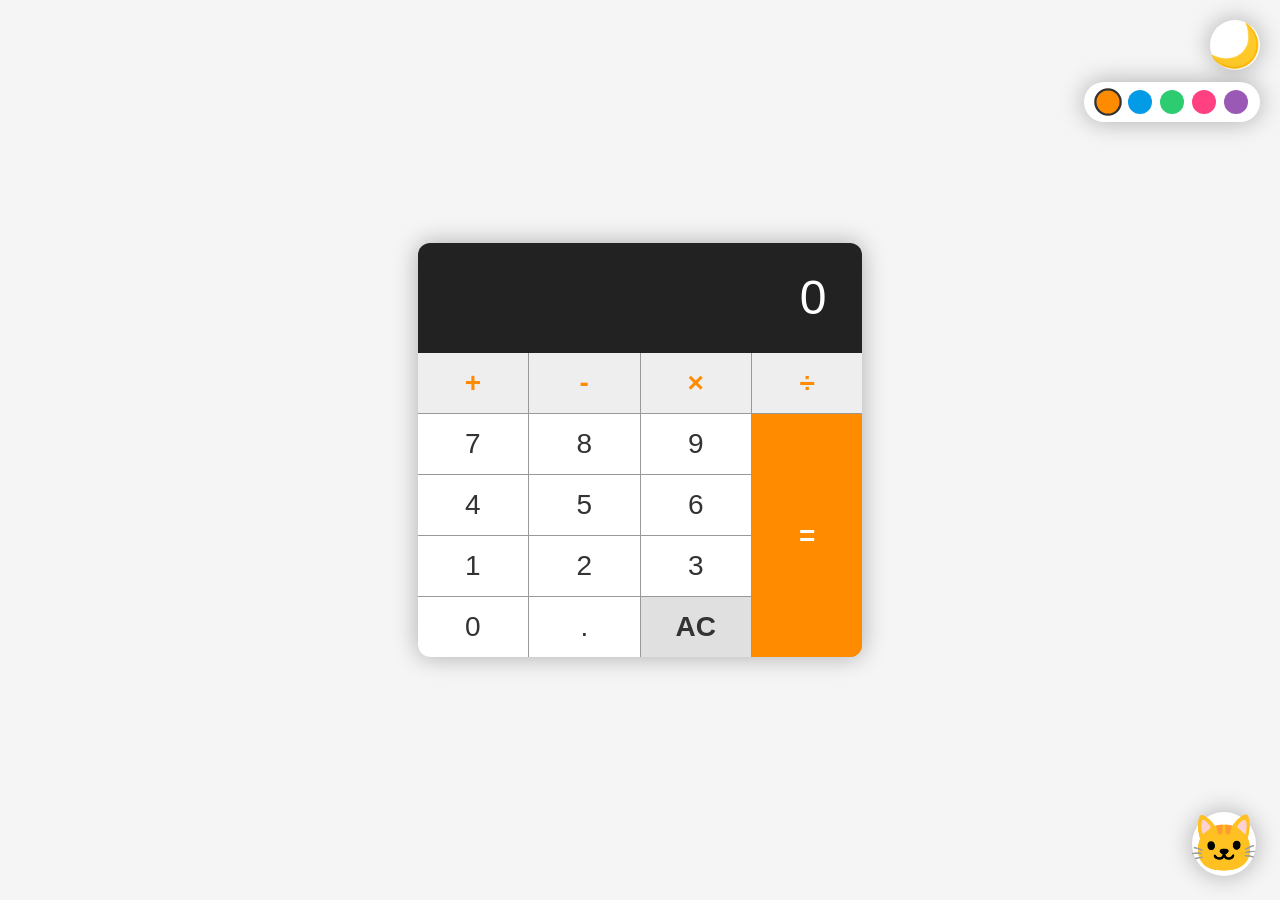
<file: calculator/index.html>
<!DOCTYPE html>
<html lang="en">
<head>
  <meta charset="UTF-8">
  <meta name="viewport" content="width=device-width, initial-scale=1.0">
  <title>Calculator</title>
  <link rel="stylesheet" href="style.css">
</head>
<body>

  <div class="controls">
    <button class="theme-toggle" id="theme-toggle" aria-label="Toggle theme">
      <span class="theme-toggle__icon">🌙</span>
    </button>

    <div class="accent-picker" id="accent-picker">
      <button class="accent-dot" data-accent="orange" aria-label="Orange accent"></button>
      <button class="accent-dot" data-accent="blue"   aria-label="Blue accent"></button>
      <button class="accent-dot" data-accent="green"  aria-label="Green accent"></button>
      <button class="accent-dot" data-accent="pink"   aria-label="Pink accent"></button>
      <button class="accent-dot" data-accent="purple" aria-label="Purple accent"></button>
    </div>
  </div>

  <div class="calculator">
    <div class="calculator__display">0</div>
    <div class="calculator__keys">
      <button class="key--operator" data-action="add">+</button>
      <button class="key--operator" data-action="subtract">-</button>
      <button class="key--operator" data-action="multiply">×</button>
      <button class="key--operator" data-action="divide">÷</button>

      <button>7</button>
      <button>8</button>
      <button>9</button>
      <button>4</button>
      <button>5</button>
      <button>6</button>
      <button>1</button>
      <button>2</button>
      <button>3</button>
      <button>0</button>
      <button data-action="decimal">.</button>
      <button data-action="clear">AC</button>
      <button class="key--equal" data-action="calculate">=</button>
    </div>
  </div>

  <button class="cat-btn" id="cat-btn" aria-label="Play cat animation">
    <span class="cat-btn__emoji">🐱</span>
  </button>

  <div class="cat-rain" id="cat-rain" aria-hidden="true"></div>

  <script src="script.js"></script>
</body>
</html>
</file>
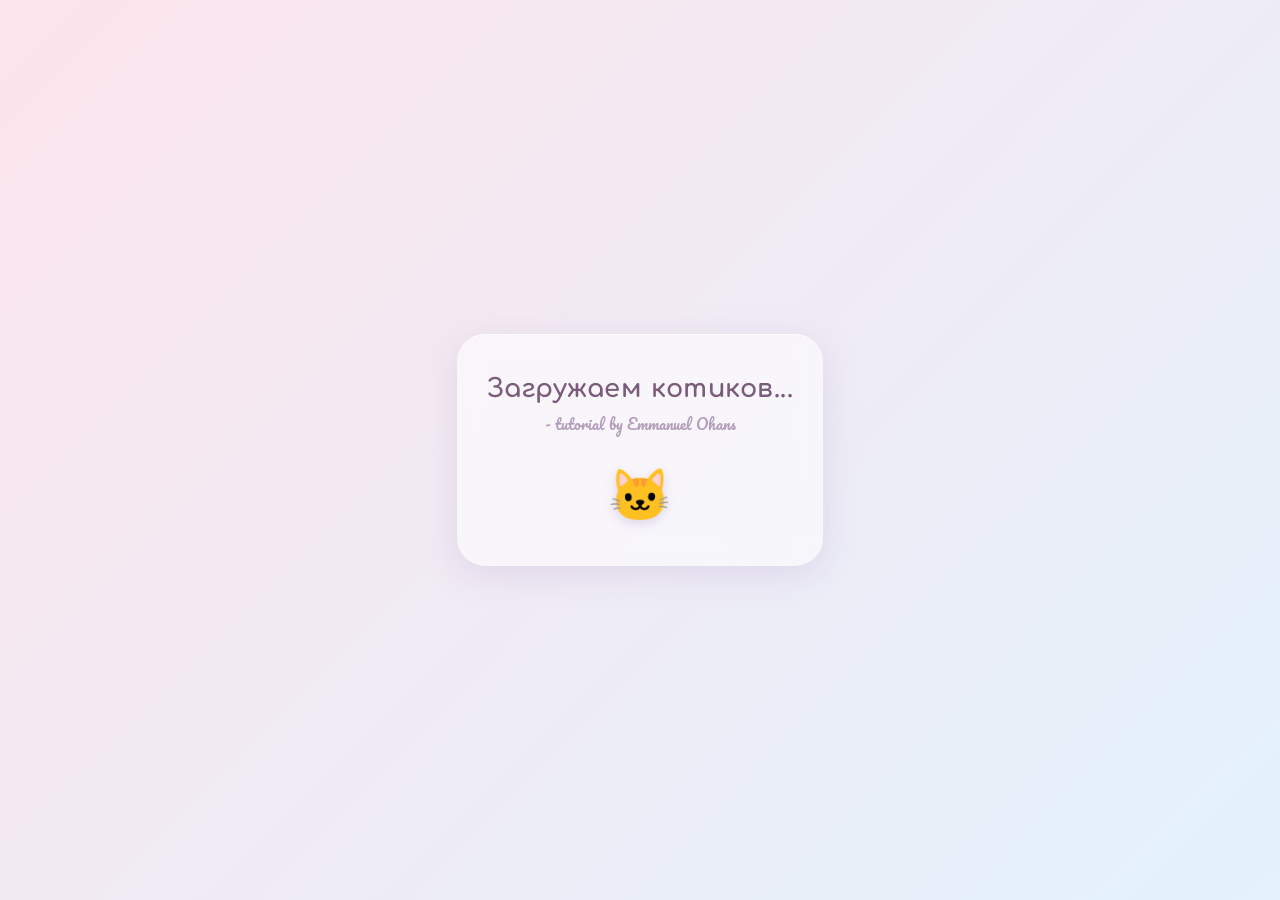
<file: loading-screen/index.html>
<!DOCTYPE html>
<html lang="ru">
<head>
  <meta charset="UTF-8">
  <meta name="viewport" content="width=device-width, initial-scale=1.0">
  <title>Cat Loading Screen</title>

  <link rel="preconnect" href="https://fonts.googleapis.com">
  <link rel="preconnect" href="https://fonts.gstatic.com" crossorigin>
  <link href="https://fonts.googleapis.com/css2?family=Comfortaa:wght@300;400;700&family=Pacifico&display=swap" rel="stylesheet">

  <link rel="stylesheet" href="style.css">
</head>
<body>

  <section class="loading">
    <span class="loading__title">Загружаем котиков...</span>
    <span class="loading__author"> - tutorial by Emmanuel Ohans</span>
    <span class="loading__anim">🐱</span>
  </section>

</body>
</html>
</file>
<file: calculator/style.css>
:root {
  --bg-page:        #f5f5f5;
  --bg-calculator:  #ffffff;
  --bg-display:     #222222;
  --text-display:   #ffffff;
  --bg-key:         #ffffff;
  --bg-key-hover:   #f0f0f0;
  --text-key:       #333333;

  --bg-operator:        #eeeeee;
  --bg-operator-hover:  #e0e0e0;
  --bg-clear:           #e0e0e0;
  --text-clear:         #333333;

  --shadow: 0 0 25px 0 rgba(0, 0, 0, 0.3);
  --border-grid: #999;

  --accent:          #ff8c00;
  --accent-hover:    #e07b00;
  --accent-text:     #ffffff;
}

[data-theme="dark"] {
  --bg-page:        #1a1a1a;
  --bg-calculator:  #2a2a2a;
  --bg-display:     #111111;
  --text-display:   #ffffff;
  --bg-key:         #3a3a3a;
  --bg-key-hover:   #4a4a4a;
  --text-key:       #f0f0f0;

  --bg-operator:        #444444;
  --bg-operator-hover:  #555555;
  --bg-clear:           #555555;
  --text-clear:         #f0f0f0;

  --shadow: 0 0 25px 0 rgba(0, 0, 0, 0.7);
  --border-grid: #222;
}

[data-accent="orange"] {
  --accent:       #ff8c00;
  --accent-hover: #e07b00;
  --accent-text:  #ffffff;
}

[data-accent="blue"] {
  --accent:       #039be5;
  --accent-hover: #0288d1;
  --accent-text:  #ffffff;
}

[data-accent="green"] {
  --accent:       #2ecc71;
  --accent-hover: #27ae60;
  --accent-text:  #ffffff;
}

[data-accent="pink"] {
  --accent:       #ff4081;
  --accent-hover: #e91e63;
  --accent-text:  #ffffff;
}

[data-accent="purple"] {
  --accent:       #9b59b6;
  --accent-hover: #8e44ad;
  --accent-text:  #ffffff;
}

html {
  font-size: 175%;
  font-family: -apple-system, BlinkMacSystemFont, "Segoe UI", Roboto, sans-serif;
  font-weight: 300;
  line-height: 1.3;
}

body {
  display: flex;
  justify-content: center;
  align-items: center;
  min-height: 100vh;
  margin: 0;
  background: var(--bg-page);
  transition: background 0.3s ease;
}

.controls {
  position: fixed;
  top: 20px;
  right: 20px;
  display: flex;
  flex-direction: column;
  align-items: flex-end;
  gap: 12px;
}

/* --- Кнопка темы --- */
.theme-toggle {
  width: 50px;
  height: 50px;
  border-radius: 50%;
  border: none;
  background: var(--bg-calculator);
  color: var(--text-key);
  font-size: 1.5rem;
  cursor: pointer;
  box-shadow: var(--shadow);
  transition: background 0.3s ease, transform 0.2s ease;
  display: flex;
  align-items: center;
  justify-content: center;
}

.theme-toggle:hover  { transform: scale(1.1); }
.theme-toggle:active { transform: scale(0.95); }

/* --- Палитра акцентов --- */
.accent-picker {
  display: flex;
  gap: 8px;
  padding: 8px 12px;
  border-radius: 30px;
  background: var(--bg-calculator);
  box-shadow: var(--shadow);
}

.accent-dot {
  width: 24px;
  height: 24px;
  border-radius: 50%;
  border: 2px solid transparent;
  cursor: pointer;
  transition: transform 0.2s ease, border-color 0.2s ease;
  padding: 0;
}

.accent-dot:hover {
  transform: scale(1.15);
}

.accent-dot[data-accent="orange"] { background: #ff8c00; }
.accent-dot[data-accent="blue"]   { background: #039be5; }
.accent-dot[data-accent="green"]  { background: #2ecc71; }
.accent-dot[data-accent="pink"]   { background: #ff4081; }
.accent-dot[data-accent="purple"] { background: #9b59b6; }

.accent-dot.is-active {
  border-color: var(--text-key);
  transform: scale(1.15);
}

.calculator {
  max-width: 20em;
  border-radius: 12px;
  box-shadow: var(--shadow);
  overflow: hidden;
  background: var(--bg-calculator);
  transition: background 0.3s ease, box-shadow 0.3s ease;
}

.calculator__display {
  background-color: var(--bg-display);
  color: var(--text-display);
  font-size: 1.714285714em;
  padding: 0.5em 0.75em;
  text-align: right;
  overflow: hidden;
  text-overflow: ellipsis;
  transition: background 0.3s ease, color 0.3s ease;
}

.calculator__keys {
  display: grid;
  grid-gap: 1px;
  grid-template-columns: repeat(4, 1fr);
  background: var(--border-grid);
  transition: background 0.3s ease;
}

.calculator__keys > * {
  background: var(--bg-key);
  color: var(--text-key);
  padding: 0.5em 1.25em;
  position: relative;
  text-align: center;
  border: none;
  font-size: 1em;
  cursor: pointer;
  transition: background 0.2s ease, color 0.2s ease;
}

.calculator__keys > *:active,
.calculator__keys > *:hover {
  background: var(--bg-key-hover);
}

.key--operator {
  background: var(--bg-operator);
  color: var(--accent);
  font-weight: bold;
}

.key--operator:hover {
  background: var(--bg-operator-hover);
}

.key--operator.is-depressed {
  background: var(--accent);
  color: var(--accent-text);
}

.key--equal {
  background: var(--accent);
  color: var(--accent-text);
  font-weight: bold;
  grid-column: -2 / -1;
  grid-row: 2 / span 4;
}

.key--equal:hover {
  background: var(--accent-hover);
}

[data-action="clear"] {
  background: var(--bg-clear);
  color: var(--text-clear);
  font-weight: bold;
}

.cat-btn {
  position: fixed;
  bottom: 24px;
  right: 24px;
  width: 64px;
  height: 64px;
  border-radius: 50%;
  border: none;
  background: var(--bg-calculator);
  box-shadow: var(--shadow);
  cursor: pointer;
  display: flex;
  align-items: center;
  justify-content: center;
  font-size: 2rem;
  padding: 0;
  transition: transform 0.2s ease, background 0.3s ease;
  z-index: 100;
  user-select: none;
}

.cat-btn:hover {
  transform: scale(1.1);
}

.cat-btn:active {
  transform: scale(0.95);
}

.cat-btn__emoji {
  display: inline-block;
  pointer-events: none; /* клик всегда по кнопке, а не по эмодзи */
  transform-origin: center;
}

@keyframes cat-shake {
  0%   { transform: rotate(0deg); }
  15%  { transform: rotate(-15deg); }
  30%  { transform: rotate(15deg); }
  45%  { transform: rotate(-10deg); }
  60%  { transform: rotate(10deg); }
  75%  { transform: rotate(-5deg); }
  100% { transform: rotate(0deg); }
}

@keyframes cat-spin {
  0%   { transform: rotate(0deg)   scale(1); }
  50%  { transform: rotate(180deg) scale(1.2); }
  100% { transform: rotate(360deg) scale(1); }
}

.cat-btn__emoji.is-shaking {
  animation: cat-shake 0.6s ease-in-out;
}

.cat-btn__emoji.is-spinning {
  animation: cat-spin 0.7s ease-in-out;
}

.cat-rain {
  position: fixed;
  top: 0;
  left: 0;
  width: 100vw;
  height: 100vh;
  pointer-events: none; 
  overflow: hidden;
  z-index: 999;
}

.cat-drop {
  position: absolute;
  top: -60px;
  font-size: 2rem;
  user-select: none;
  will-change: transform;
  animation-name: cat-fall;
  animation-timing-function: linear;
  animation-fill-mode: forwards;
}

@keyframes cat-fall {
  0% {
    transform: translateY(0) rotate(0deg);
    opacity: 0;
  }
  10% {
    opacity: 1;
  }
  90% {
    opacity: 1;
  }
  100% {
    transform: translateY(110vh) rotate(360deg);
    opacity: 0;
  }
}
</file>
<file: loading-screen/style.css>
* {
  margin: 0;
  padding: 0;
  box-sizing: border-box;
}

body {
  display: flex;
  justify-content: center;
  align-items: center;
  min-height: 100vh;

  background: linear-gradient(135deg, #fce4ec 0%, #e3f2fd 50%, #f3e5f5 100%);
  background-size: 200% 200%;
  animation: pastel-shift 12s ease infinite;

  font-family: 'Comfortaa', cursive;
  color: #5a4a5a;
  padding: 20px;
}

@keyframes pastel-shift {
  0%   { background-position: 0% 50%; }
  50%  { background-position: 100% 50%; }
  100% { background-position: 0% 50%; }
}

.loading {
  max-width: 500px;
  text-align: center;
  padding: 40px 30px;
  border-radius: 28px;

  background: rgba(255, 255, 255, 0.55);
  backdrop-filter: blur(12px);
  -webkit-backdrop-filter: blur(12px);
  box-shadow:
    0 8px 32px rgba(180, 150, 200, 0.25),
    inset 0 1px 0 rgba(255, 255, 255, 0.6);
}

.loading__title {
  display: block;
  font-family: 'Comfortaa', cursive;
  font-size: 1.6rem;
  font-weight: 700;
  letter-spacing: 0.02em;
  color: #7a5c7a;
  margin-bottom: 0.4rem;
}

.loading__author {
  display: block;
  font-family: 'Pacifico', cursive;
  font-size: 0.95rem;
  color: #b39dbb;
  margin: 0.4rem 0 1.8rem 0;
}

.loading__anim {
  display: inline-block;
  font-size: 3.2rem;
  animation: cat-spin 1.6s infinite ease-in-out;
  filter: drop-shadow(0 4px 6px rgba(180, 150, 200, 0.35));
}

@keyframes cat-spin {
  0%   { transform: rotate(0deg)   scale(1); }
  50%  { transform: rotate(180deg) scale(1.15); }
  100% { transform: rotate(360deg) scale(1); }
}

@media (max-width: 480px) {
  .loading {
    padding: 30px 20px;
  }

  .loading__title {
    font-size: 1.3rem;
  }

  .loading__anim {
    font-size: 2.6rem;
  }
}
</file>
